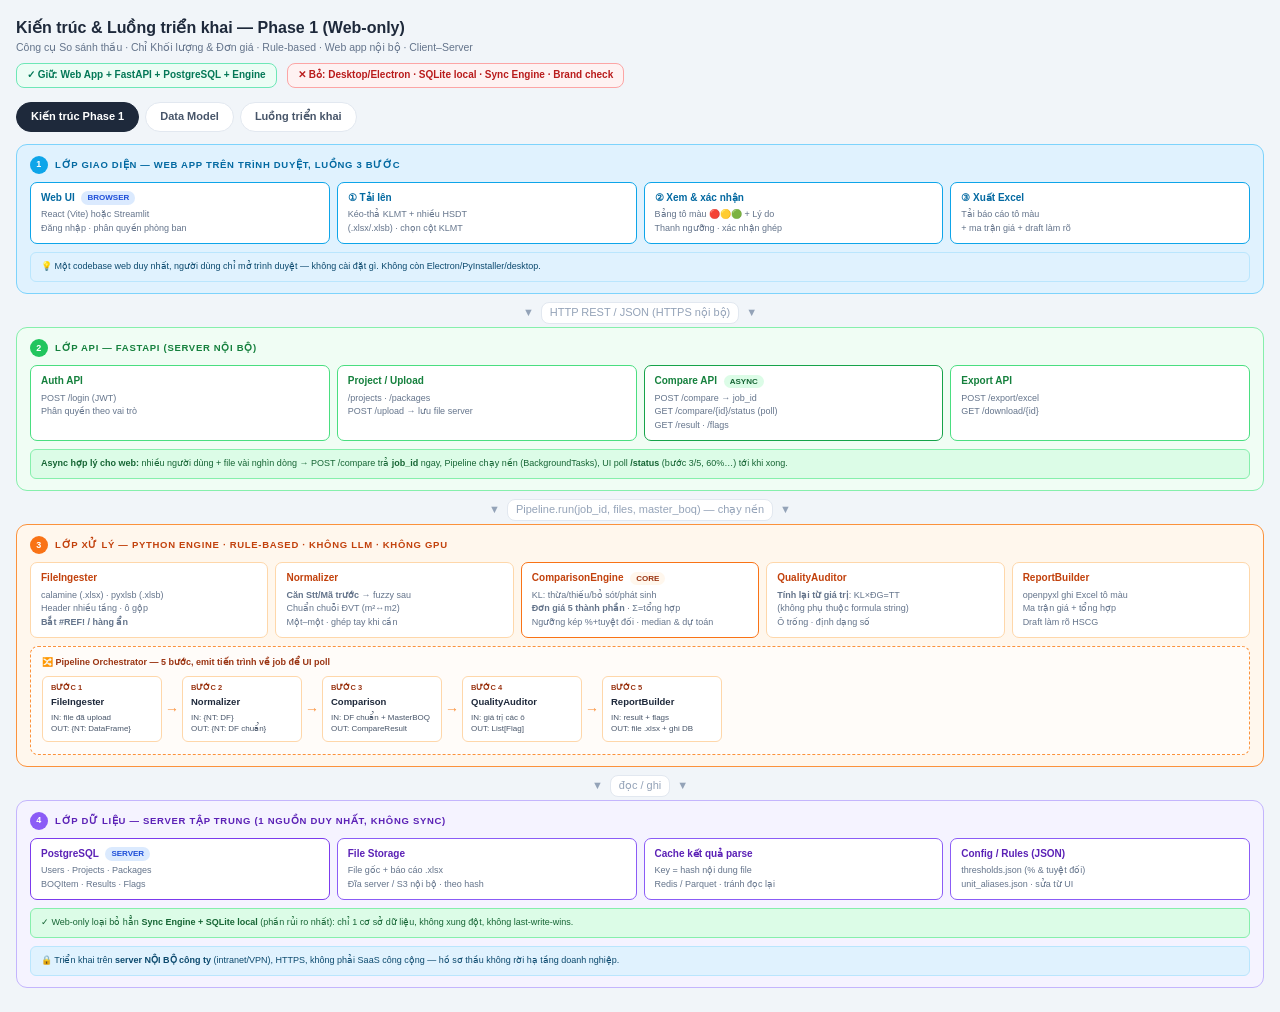
<file: Kien_Truc_Phase1.html>
<!DOCTYPE html>
<html lang="vi">
<head>
<meta charset="utf-8">
<meta name="viewport" content="width=device-width, initial-scale=1">
<title>Kiến trúc Phase 1 (Web-only) — So sánh thầu KL & Đơn giá</title>
<style>
*{box-sizing:border-box;margin:0;padding:0;font-family:Arial,Helvetica,sans-serif}
body{background:#f1f5f9;color:#1e293b;padding:16px;line-height:1.45}
.head-title{font-size:16px;font-weight:800}
.head-sub{font-size:10.5px;color:#64748b;margin-top:1px}
.scope{display:inline-block;margin-top:8px;background:#ecfdf5;border:1px solid #6ee7b7;color:#047857;font-size:10px;font-weight:700;padding:4px 10px;border-radius:8px}
.scope.cut{background:#fef2f2;border-color:#fca5a5;color:#b91c1c;margin-left:6px}

.tabs{display:flex;gap:6px;margin:14px 0 12px;flex-wrap:wrap}
.tab{padding:6px 14px;border-radius:20px;font-size:11px;font-weight:700;cursor:pointer;border:1.5px solid #e2e8f0;background:#fff;color:#475569;transition:.15s}
.tab.active{background:#1e293b;color:#fff;border-color:#1e293b}
.view{display:none}.view.active{display:block}

.layer{border-radius:11px;padding:11px 13px;margin-bottom:8px;border:1.5px solid}
.layer-label{font-size:9.5px;font-weight:700;text-transform:uppercase;letter-spacing:.7px;margin-bottom:8px;display:flex;align-items:center;gap:7px}
.layer-num{width:18px;height:18px;border-radius:50%;display:flex;align-items:center;justify-content:center;font-size:9px;font-weight:800;flex-shrink:0;color:#fff}
.boxes{display:flex;gap:7px;flex-wrap:wrap}
.box{border-radius:7px;padding:8px 10px;flex:1;min-width:120px;border:1.5px solid #e2e8f0;background:#fff}
.box-title{font-size:10px;font-weight:700;margin-bottom:3px}
.box-sub{font-size:9px;color:#64748b;line-height:1.5}
.badge{display:inline-block;padding:1px 6px;border-radius:8px;font-size:8px;font-weight:700;margin-left:4px;vertical-align:middle}
.b-core{background:#fff7ed;color:#9a3412}
.b-new{background:#ede9fe;color:#6d28d9}
.b-web{background:#dbeafe;color:#1d4ed8}
.b-async{background:#dcfce7;color:#166534}

.conn{text-align:center;margin:3px 0;display:flex;align-items:center;justify-content:center;gap:7px}
.conn span{color:#94a3b8;font-size:11px}
.conn-label{font-size:8.5px;color:#64748b;background:#fff;padding:2px 8px;border-radius:8px;border:1px solid #e2e8f0}

.pipeline-wrap{background:rgba(255,255,255,.65);border-radius:8px;padding:9px 11px;margin-top:8px;border:1.5px dashed #fb923c}
.pipeline-label{font-size:9px;font-weight:700;color:#9a3412;margin-bottom:7px}
.pipe-flow{display:flex;align-items:stretch;gap:0;overflow-x:auto;padding-bottom:3px}
.pstep{background:#fff;border:1.5px solid #fed7aa;border-radius:6px;padding:6px 8px;min-width:120px;flex-shrink:0}
.pstep-n{font-size:7.5px;font-weight:700;color:#9a3412}
.pstep-name{font-size:9.5px;font-weight:700;color:#1e293b;margin:1px 0 3px}
.pstep-io{font-size:8px;color:#475569;line-height:1.45}
.parr{display:flex;align-items:center;font-size:14px;color:#fb923c;margin:0 3px;flex-shrink:0}

.note{border-radius:6px;padding:7px 10px;margin-top:8px;font-size:9px;line-height:1.55}
.note-blue{background:#e0f2fe;color:#0c4a6e;border:1px solid #bae6fd}
.note-amber{background:#fffbeb;color:#92400e;border:1px solid #fde68a}
.note-green{background:#dcfce7;color:#166534;border:1px solid #86efac}

.dm-grid{display:grid;grid-template-columns:repeat(3,1fr);gap:8px}
.dm-card{background:#fff;border-radius:8px;padding:9px 11px;border:1.5px solid #e2e8f0}
.dm-card.hot{border-color:#a78bfa;background:#faf5ff}
.dm-card h3{font-size:10px;font-weight:700;margin-bottom:6px;padding-bottom:4px;border-bottom:1px solid #f1f5f9;display:flex;justify-content:space-between;align-items:center}
.field{font-size:9px;color:#475569;padding:1.5px 0}
.field b{color:#7c3aed}
.field .nw{color:#c026d3;font-weight:700}
.rel{font-size:8.5px;color:#0ea5e9;margin-top:4px}

.tl{display:flex;flex-direction:column;gap:8px}
.wk{display:flex;gap:10px;align-items:stretch}
.wk-tag{flex-shrink:0;width:62px;background:#1e293b;color:#fff;border-radius:7px;display:flex;flex-direction:column;align-items:center;justify-content:center;font-weight:800;font-size:11px;padding:6px 0}
.wk-tag small{font-size:7.5px;font-weight:600;opacity:.8}
.wk-body{flex:1;background:#fff;border:1.5px solid #e2e8f0;border-radius:7px;padding:8px 11px}
.wk-body h4{font-size:10.5px;font-weight:700;margin-bottom:3px}
.wk-body p{font-size:9px;color:#64748b;line-height:1.55}
.wk-out{display:inline-block;margin-top:5px;font-size:8px;font-weight:700;color:#047857;background:#ecfdf5;border:1px solid #a7f3d0;border-radius:6px;padding:2px 7px}

.legend{display:flex;gap:12px;flex-wrap:wrap;margin-top:10px;font-size:8.5px;color:#64748b}
.legend span{display:flex;align-items:center;gap:5px}
.dot{width:9px;height:9px;border-radius:50%;display:inline-block}
</style>
</head>
<body>

<div class="head-title">Kiến trúc &amp; Luồng triển khai — Phase 1 (Web-only)</div>
<div class="head-sub">Công cụ So sánh thầu · Chỉ Khối lượng &amp; Đơn giá · Rule-based · Web app nội bộ · Client–Server</div>
<div>
  <span class="scope">✓ Giữ: Web App + FastAPI + PostgreSQL + Engine</span>
  <span class="scope cut">✕ Bỏ: Desktop/Electron · SQLite local · Sync Engine · Brand check</span>
</div>

<div class="tabs">
  <div class="tab active" onclick="show('arch',this)">Kiến trúc Phase 1</div>
  <div class="tab" onclick="show('dm',this)">Data Model</div>
  <div class="tab" onclick="show('flow',this)">Luồng triển khai</div>
</div>

<!-- ============ ARCH ============ -->
<div class="view active" id="arch">

  <!-- L1 -->
  <div class="layer" style="background:#e0f2fe;border-color:#7dd3fc">
    <div class="layer-label" style="color:#0369a1"><div class="layer-num" style="background:#0ea5e9">1</div>Lớp giao diện — Web App trên trình duyệt, luồng 3 bước</div>
    <div class="boxes">
      <div class="box" style="border-color:#0ea5e9"><div class="box-title" style="color:#0369a1">Web UI <span class="badge b-web">BROWSER</span></div><div class="box-sub">React (Vite) hoặc Streamlit<br>Đăng nhập · phân quyền phòng ban</div></div>
      <div class="box" style="border-color:#0ea5e9"><div class="box-title" style="color:#0369a1">① Tải lên</div><div class="box-sub">Kéo-thả KLMT + nhiều HSDT<br>(.xlsx/.xlsb) · chọn cột KLMT</div></div>
      <div class="box" style="border-color:#0ea5e9"><div class="box-title" style="color:#0369a1">② Xem &amp; xác nhận</div><div class="box-sub">Bảng tô màu 🔴🟡🟢 + Lý do<br>Thanh ngưỡng · xác nhận ghép</div></div>
      <div class="box" style="border-color:#0ea5e9"><div class="box-title" style="color:#0369a1">③ Xuất Excel</div><div class="box-sub">Tải báo cáo tô màu<br>+ ma trận giá + draft làm rõ</div></div>
    </div>
    <div class="note note-blue">💡 Một codebase web duy nhất, người dùng chỉ mở trình duyệt — không cài đặt gì. Không còn Electron/PyInstaller/desktop.</div>
  </div>

  <div class="conn"><span>▼</span><span class="conn-label">HTTP REST / JSON (HTTPS nội bộ)</span><span>▼</span></div>

  <!-- L2 API -->
  <div class="layer" style="background:#f0fdf4;border-color:#86efac">
    <div class="layer-label" style="color:#15803d"><div class="layer-num" style="background:#22c55e">2</div>Lớp API — FastAPI (server nội bộ)</div>
    <div class="boxes">
      <div class="box" style="border-color:#4ade80"><div class="box-title" style="color:#15803d">Auth API</div><div class="box-sub">POST /login (JWT)<br>Phân quyền theo vai trò</div></div>
      <div class="box" style="border-color:#4ade80"><div class="box-title" style="color:#15803d">Project / Upload</div><div class="box-sub">/projects · /packages<br>POST /upload → lưu file server</div></div>
      <div class="box" style="border-color:#16a34a"><div class="box-title" style="color:#15803d">Compare API <span class="badge b-async">ASYNC</span></div><div class="box-sub">POST /compare → job_id<br>GET /compare/{id}/status (poll)<br>GET /result · /flags</div></div>
      <div class="box" style="border-color:#4ade80"><div class="box-title" style="color:#15803d">Export API</div><div class="box-sub">POST /export/excel<br>GET /download/{id}</div></div>
    </div>
    <div class="note note-green"><b>Async hợp lý cho web:</b> nhiều người dùng + file vài nghìn dòng → POST /compare trả <b>job_id</b> ngay, Pipeline chạy nền (BackgroundTasks), UI poll <b>/status</b> (bước 3/5, 60%…) tới khi xong.</div>
  </div>

  <div class="conn"><span>▼</span><span class="conn-label">Pipeline.run(job_id, files, master_boq) — chạy nền</span><span>▼</span></div>

  <!-- L3 PROCESSING -->
  <div class="layer" style="background:#fff7ed;border-color:#fb923c">
    <div class="layer-label" style="color:#c2410c"><div class="layer-num" style="background:#f97316">3</div>Lớp xử lý — Python Engine · Rule-based · Không LLM · Không GPU</div>
    <div class="boxes">
      <div class="box" style="border-color:#fed7aa"><div class="box-title" style="color:#c2410c">FileIngester</div><div class="box-sub">calamine (.xlsx) · pyxlsb (.xlsb)<br>Header nhiều tầng · ô gộp<br><b>Bắt #REF! / hàng ẩn</b></div></div>
      <div class="box" style="border-color:#fed7aa"><div class="box-title" style="color:#c2410c">Normalizer</div><div class="box-sub"><b>Căn Stt/Mã trước</b> → fuzzy sau<br>Chuẩn chuỗi ĐVT (m²↔m2)<br>Một–một · ghép tay khi cần</div></div>
      <div class="box" style="border-color:#f97316"><div class="box-title" style="color:#c2410c">ComparisonEngine <span class="badge b-core">CORE</span></div><div class="box-sub">KL: thừa/thiếu/bỏ sót/phát sinh<br><b>Đơn giá 5 thành phần</b> · Σ=tổng hợp<br>Ngưỡng kép %+tuyệt đối · median &amp; dự toán</div></div>
      <div class="box" style="border-color:#fed7aa"><div class="box-title" style="color:#c2410c">QualityAuditor</div><div class="box-sub"><b>Tính lại từ giá trị</b>: KL×ĐG=TT<br>(không phụ thuộc formula string)<br>Ô trống · định dạng số</div></div>
      <div class="box" style="border-color:#fed7aa"><div class="box-title" style="color:#c2410c">ReportBuilder</div><div class="box-sub">openpyxl ghi Excel tô màu<br>Ma trận giá + tổng hợp<br>Draft làm rõ HSCG</div></div>
    </div>

    <div class="pipeline-wrap">
      <div class="pipeline-label">🔀 Pipeline Orchestrator — 5 bước, emit tiến trình về job để UI poll</div>
      <div class="pipe-flow">
        <div class="pstep"><div class="pstep-n">BƯỚC 1</div><div class="pstep-name">FileIngester</div><div class="pstep-io">IN: file đã upload<br>OUT: {NT: DataFrame}</div></div>
        <div class="parr">→</div>
        <div class="pstep"><div class="pstep-n">BƯỚC 2</div><div class="pstep-name">Normalizer</div><div class="pstep-io">IN: {NT: DF}<br>OUT: {NT: DF chuẩn}</div></div>
        <div class="parr">→</div>
        <div class="pstep"><div class="pstep-n">BƯỚC 3</div><div class="pstep-name">Comparison</div><div class="pstep-io">IN: DF chuẩn + MasterBOQ<br>OUT: CompareResult</div></div>
        <div class="parr">→</div>
        <div class="pstep"><div class="pstep-n">BƯỚC 4</div><div class="pstep-name">QualityAuditor</div><div class="pstep-io">IN: giá trị các ô<br>OUT: List[Flag]</div></div>
        <div class="parr">→</div>
        <div class="pstep"><div class="pstep-n">BƯỚC 5</div><div class="pstep-name">ReportBuilder</div><div class="pstep-io">IN: result + flags<br>OUT: file .xlsx + ghi DB</div></div>
      </div>
    </div>
  </div>

  <div class="conn"><span>▼</span><span class="conn-label">đọc / ghi</span><span>▼</span></div>

  <!-- L4 DATA -->
  <div class="layer" style="background:#f5f3ff;border-color:#c4b5fd">
    <div class="layer-label" style="color:#5b21b6"><div class="layer-num" style="background:#8b5cf6">4</div>Lớp dữ liệu — Server tập trung (1 nguồn duy nhất, không sync)</div>
    <div class="boxes">
      <div class="box" style="border-color:#7c3aed"><div class="box-title" style="color:#5b21b6">PostgreSQL <span class="badge b-web">SERVER</span></div><div class="box-sub">Users · Projects · Packages<br>BOQItem · Results · Flags</div></div>
      <div class="box" style="border-color:#8b5cf6"><div class="box-title" style="color:#5b21b6">File Storage</div><div class="box-sub">File gốc + báo cáo .xlsx<br>Đĩa server / S3 nội bộ · theo hash</div></div>
      <div class="box" style="border-color:#8b5cf6"><div class="box-title" style="color:#5b21b6">Cache kết quả parse</div><div class="box-sub">Key = hash nội dung file<br>Redis / Parquet · tránh đọc lại</div></div>
      <div class="box" style="border-color:#8b5cf6"><div class="box-title" style="color:#5b21b6">Config / Rules (JSON)</div><div class="box-sub">thresholds.json (% &amp; tuyệt đối)<br>unit_aliases.json · sửa từ UI</div></div>
    </div>
    <div class="note note-green">✓ Web-only loại bỏ hẳn <b>Sync Engine + SQLite local</b> (phần rủi ro nhất): chỉ 1 cơ sở dữ liệu, không xung đột, không last-write-wins.</div>
    <div class="note note-blue">🔒 Triển khai trên <b>server NỘI BỘ công ty</b> (intranet/VPN), HTTPS, không phải SaaS công cộng — hồ sơ thầu không rời hạ tầng doanh nghiệp.</div>
  </div>

</div>

<!-- ============ DATA MODEL ============ -->
<div class="view" id="dm">
  <div class="note note-amber" style="margin-bottom:10px">⚙️ Trường <span class="nw" style="color:#c026d3;font-weight:700">màu hồng</span> = phần khớp dữ liệu thật (giá 5 thành phần, phân cấp dòng, nhiều phiên bản KLMT). Web-only thêm <b>User</b> cho đăng nhập; <b>file_key</b> trỏ tới File Storage trên server.</div>
  <div class="dm-grid">

    <div class="dm-card hot">
      <h3 style="color:#1d4ed8">👤 User <span class="badge b-web">WEB</span></h3>
      <div class="field"><b>id</b> UUID</div>
      <div class="field"><b>username</b> · <b>email</b></div>
      <div class="field"><b>role</b> chuyên viên|trưởng nhóm|admin</div>
      <div class="field"><b>password_hash</b></div>
      <div class="rel">↳ 1:N Project (owner)</div>
    </div>

    <div class="dm-card">
      <h3 style="color:#0369a1">📁 Project</h3>
      <div class="field"><b>id</b> UUID</div>
      <div class="field"><b>name</b> string</div>
      <div class="field"><b>owner_id</b> FK → User</div>
      <div class="field"><b>created_at</b> datetime</div>
      <div class="rel">↳ 1:N BiddingPackage</div>
    </div>

    <div class="dm-card">
      <h3 style="color:#15803d">📦 BiddingPackage</h3>
      <div class="field"><b>id</b> UUID · <b>project_id</b> FK</div>
      <div class="field"><b>name</b> "Gói 08 Cơ điện"</div>
      <div class="field"><b>status</b> draft|comparing|done</div>
      <div class="rel">↳ 1:1 MasterBOQ · 1:N ContractorBid</div>
    </div>

    <div class="dm-card hot">
      <h3 style="color:#c2410c">📋 MasterBOQ</h3>
      <div class="field"><b>id</b> · <b>package_id</b> FK</div>
      <div class="field nw">file_key (File Storage) · file_hash</div>
      <div class="field nw">qty_versions[] — "Lần 1","BIM","Lần 2"</div>
      <div class="field nw">active_qty_version — cột KLMT chuẩn</div>
      <div class="rel">↳ 1:N BOQItem</div>
    </div>

    <div class="dm-card">
      <h3 style="color:#0891b2">🏗 ContractorBid</h3>
      <div class="field"><b>id</b> · <b>package_id</b> FK</div>
      <div class="field"><b>contractor_name</b> string</div>
      <div class="field"><b>round</b> int <span style="color:#94a3b8">(vòng chào giá)</span></div>
      <div class="field nw">file_key · file_hash</div>
      <div class="rel">↳ 1:N BOQItem</div>
    </div>

    <div class="dm-card hot">
      <h3 style="color:#7c3aed">📊 BOQItem</h3>
      <div class="field"><b>id</b> · <b>source_id</b> FK (Master|Bid)</div>
      <div class="field nw">parent_id — phân cấp A→I→1→1.1</div>
      <div class="field nw">row_type — header | priced | component</div>
      <div class="field"><b>stt</b> "I.1" · <b>code</b> mã hiệu</div>
      <div class="field"><b>description</b> · <b>unit</b> (chuẩn hóa)</div>
      <div class="field"><b>quantity</b> float</div>
      <div class="field nw">p_vl_chinh · p_vl_phu · p_nc_may</div>
      <div class="field nw">p_quanly · p_loinhuan</div>
      <div class="field nw">unit_price_total — = Σ 5 thành phần</div>
      <div class="field"><b>total</b> float (KL×ĐG)</div>
      <div class="field"><b>brand</b> string|null <span style="color:#94a3b8">(lưu, chưa kiểm)</span></div>
    </div>

    <div class="dm-card hot">
      <h3 style="color:#dc2626">🚩 Flag</h3>
      <div class="field"><b>id</b> · <b>contractor_id</b> FK · <b>item_stt</b></div>
      <div class="field"><b>type</b>:</div>
      <div class="field" style="padding-left:8px">KL_DEVIATION · ITEM_MISSING</div>
      <div class="field" style="padding-left:8px">EXTRA_ITEM · PRICE_HIGH · PRICE_LOW</div>
      <div class="field nw" style="padding-left:8px">REF_ERROR · MISSING_DATA</div>
      <div class="field nw" style="padding-left:8px">ARITHMETIC_ERROR · UNIT_CHANGED</div>
      <div class="field nw" style="padding-left:8px">PRICE_COMPONENT_MISMATCH</div>
      <div class="field"><b>severity</b> HIGH|MED|LOW · <b>delta_pct</b></div>
      <div class="field"><b>delta_abs</b> · <b>message</b> · <b>resolved</b></div>
    </div>

  </div>
  <div class="legend">
    <span><span class="dot" style="background:#dc2626"></span>🔴 HIGH: #REF!, thiếu dữ liệu, sai số học, bỏ sót/phát sinh, lệch lớn (cả % &amp; tuyệt đối)</span>
    <span><span class="dot" style="background:#f59e0b"></span>🟡 MED: lệch giá vượt %, đổi ĐVT, tên lệch nhẹ</span>
    <span><span class="dot" style="background:#16a34a"></span>🟢 LOW: khớp trong ngưỡng</span>
  </div>
</div>

<!-- ============ FLOW ============ -->
<div class="view" id="flow">

  <div class="note note-blue" style="margin-bottom:12px">Hai luồng: (A) <b>luồng chạy thực tế</b> trên web (trình duyệt ↔ server); (B) <b>trình tự xây dựng</b> giai đoạn đầu.</div>

  <div style="font-size:11px;font-weight:800;color:#1e293b;margin:0 0 7px">A. Luồng chạy thực tế (web runtime)</div>
  <div class="pipe-flow" style="margin-bottom:16px">
    <div class="pstep" style="border-color:#7dd3fc;min-width:104px"><div class="pstep-n" style="color:#0369a1">TRÌNH DUYỆT</div><div class="pstep-name">Tải file lên</div><div class="pstep-io">KLMT + HSDT<br>chọn cột KLMT</div></div>
    <div class="parr">→</div>
    <div class="pstep" style="min-width:104px"><div class="pstep-n" style="color:#15803d">SERVER</div><div class="pstep-name">Đọc + vệ sinh</div><div class="pstep-io">parse, bắt #REF!,<br>ô trống</div></div>
    <div class="parr">→</div>
    <div class="pstep" style="min-width:104px"><div class="pstep-n" style="color:#15803d">SERVER</div><div class="pstep-name">Căn dòng</div><div class="pstep-io">Stt/Mã → fuzzy<br>gợi ý ghép</div></div>
    <div class="parr">→</div>
    <div class="pstep" style="border-color:#7dd3fc;min-width:104px"><div class="pstep-n" style="color:#0369a1">TRÌNH DUYỆT</div><div class="pstep-name">Xác nhận ghép</div><div class="pstep-io">duyệt dòng fuzzy<br>(chỉ khi cần)</div></div>
    <div class="parr">→</div>
    <div class="pstep" style="min-width:104px"><div class="pstep-n" style="color:#15803d">SERVER (job nền)</div><div class="pstep-name">So &amp; chấm cờ</div><div class="pstep-io">KL · giá 5 t/p<br>UI poll tiến trình</div></div>
    <div class="parr">→</div>
    <div class="pstep" style="border-color:#7dd3fc;min-width:104px"><div class="pstep-n" style="color:#0369a1">TRÌNH DUYỆT</div><div class="pstep-name">Duyệt &amp; tải</div><div class="pstep-io">xem 🔴🟡 · tải<br>Excel + làm rõ</div></div>
  </div>

  <div style="font-size:11px;font-weight:800;color:#1e293b;margin:0 0 8px">B. Trình tự xây dựng giai đoạn đầu (~6–7 tuần)</div>
  <div class="tl">
    <div class="wk"><div class="wk-tag">T1<small>Tuần 1</small></div><div class="wk-body"><h4>FileIngester + vệ sinh dữ liệu</h4><p>Đọc .xlsx/.xlsb, header nhiều tầng, ô gộp; bắt #REF! / ô trống / định dạng số.</p><span class="wk-out">✓ Bắt đủ 59 lỗi #REF! của bộ Hacom Mall</span></div></div>
    <div class="wk"><div class="wk-tag">T2<small>Tuần 2</small></div><div class="wk-body"><h4>Mô hình dữ liệu + Normalizer</h4><p>BOQItem (5 thành phần giá, parent_id, row_type); căn Stt/Mã, một–một, fuzzy fallback.</p><span class="wk-out">✓ Đã xong &amp; test trên dữ liệu thật</span></div></div>
    <div class="wk"><div class="wk-tag">T3<small>Tuần 3</small></div><div class="wk-body"><h4>ComparisonEngine + QualityAuditor</h4><p>So KL (thừa/thiếu/bỏ sót/phát sinh); giá 5 t/p + Σ=tổng hợp; ngưỡng kép + dự toán; tính lại KL×ĐG=TT.</p><span class="wk-out">✓ Không báo nhiễu dòng cấu thành</span></div></div>
    <div class="wk"><div class="wk-tag">T4<small>Tuần 4</small></div><div class="wk-body"><h4>FastAPI + PostgreSQL + Auth</h4><p>REST: upload, compare (async job + poll), export; SQLAlchemy + Alembic; đăng nhập JWT, phân quyền.</p><span class="wk-out">✓ Backend web chạy được, có docs /openapi</span></div></div>
    <div class="wk"><div class="wk-tag">T5<small>Tuần 5</small></div><div class="wk-body"><h4>Web UI 3 bước + xuất Excel</h4><p>React (Vite) hoặc Streamlit phục vụ qua trình duyệt; bảng tô màu + Lý do; poll tiến trình; tải báo cáo.</p><span class="wk-out">✓ Người dùng dùng thử end-to-end trên web</span></div></div>
    <div class="wk"><div class="wk-tag">T6<small>Tuần 6</small></div><div class="wk-body"><h4>So chéo nhiều nhà thầu + ma trận giá</h4><p>Ghép 4 nhà thầu theo từng hệ, median + MAD/Robust Z-score, sheet thiếu &amp; ngoài danh mục.</p><span class="wk-out">✓ Tái tạo file tổng hợp V2 tự động</span></div></div>
    <div class="wk"><div class="wk-tag">T7<small>Tuần 7</small></div><div class="wk-body"><h4>Đóng gói &amp; triển khai nội bộ</h4><p>Docker Compose (web + API + PostgreSQL) · Nginx reverse proxy + HTTPS · deploy server intranet · nghiệm thu.</p><span class="wk-out">✓ Khớp định tính kết quả làm tay</span></div></div>
  </div>

</div>

<script>
function show(id,el){
  document.querySelectorAll('.view').forEach(v=>v.classList.remove('active'));
  document.querySelectorAll('.tab').forEach(t=>t.classList.remove('active'));
  document.getElementById(id).classList.add('active');
  el.classList.add('active');
}
</script>
</body>
</html>
</file>
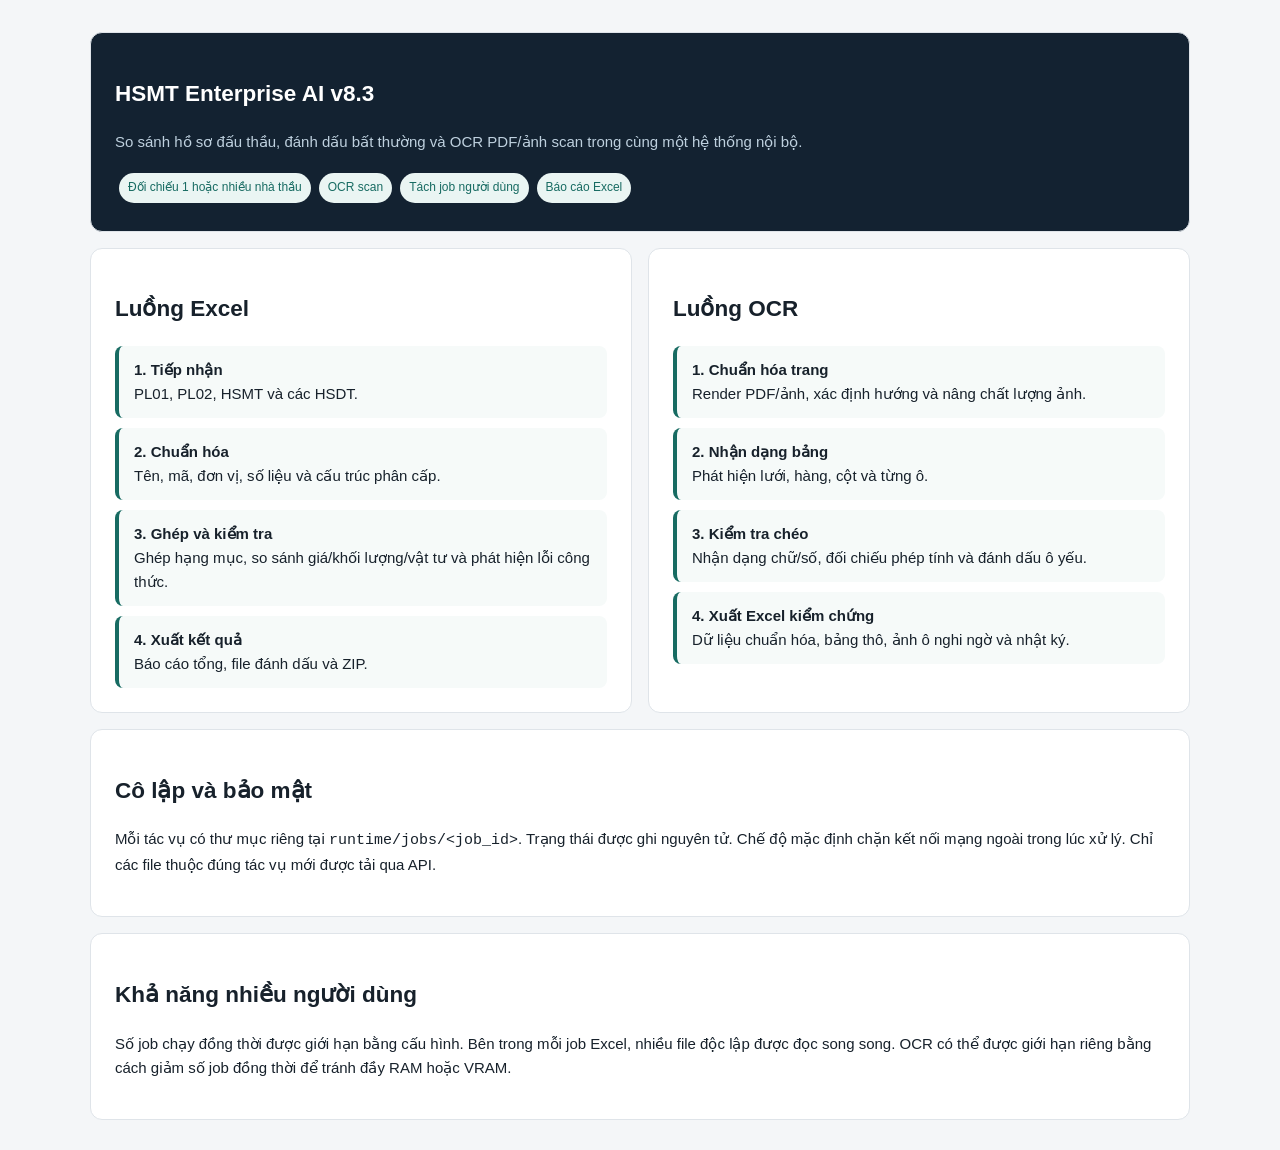
<file: docs/Kien_Truc_Phase1_Standalone.html>
<!doctype html>
<html lang="vi"><head><meta charset="utf-8"><meta name="viewport" content="width=device-width,initial-scale=1"><title>Kiến trúc HSMT Enterprise AI v8.3</title><style>body{margin:0;background:#f4f6f8;color:#17212b;font:15px/1.6 Arial,sans-serif}.page{max-width:1100px;margin:32px auto;padding:0 20px}.hero,.box{background:#fff;border:1px solid #dfe4e9;border-radius:12px;padding:24px;margin-bottom:16px}.hero{background:#132231;color:#fff}.hero p{color:#bed0de}.grid{display:grid;grid-template-columns:1fr 1fr;gap:16px}.flow{display:grid;gap:10px}.step{border-left:4px solid #176b62;background:#f6faf9;padding:12px 15px;border-radius:8px}.tag{display:inline-block;background:#eaf5f3;color:#176b62;border-radius:999px;padding:5px 9px;margin:4px;font-size:12px}@media(max-width:700px){.grid{grid-template-columns:1fr}}</style></head><body><main class="page"><section class="hero"><h1>HSMT Enterprise AI v8.3</h1><p>So sánh hồ sơ đấu thầu, đánh dấu bất thường và OCR PDF/ảnh scan trong cùng một hệ thống nội bộ.</p><span class="tag">Đối chiếu 1 hoặc nhiều nhà thầu</span><span class="tag">OCR scan</span><span class="tag">Tách job người dùng</span><span class="tag">Báo cáo Excel</span></section><section class="grid"><div class="box"><h2>Luồng Excel</h2><div class="flow"><div class="step"><b>1. Tiếp nhận</b><br>PL01, PL02, HSMT và các HSDT.</div><div class="step"><b>2. Chuẩn hóa</b><br>Tên, mã, đơn vị, số liệu và cấu trúc phân cấp.</div><div class="step"><b>3. Ghép và kiểm tra</b><br>Ghép hạng mục, so sánh giá/khối lượng/vật tư và phát hiện lỗi công thức.</div><div class="step"><b>4. Xuất kết quả</b><br>Báo cáo tổng, file đánh dấu và ZIP.</div></div></div><div class="box"><h2>Luồng OCR</h2><div class="flow"><div class="step"><b>1. Chuẩn hóa trang</b><br>Render PDF/ảnh, xác định hướng và nâng chất lượng ảnh.</div><div class="step"><b>2. Nhận dạng bảng</b><br>Phát hiện lưới, hàng, cột và từng ô.</div><div class="step"><b>3. Kiểm tra chéo</b><br>Nhận dạng chữ/số, đối chiếu phép tính và đánh dấu ô yếu.</div><div class="step"><b>4. Xuất Excel kiểm chứng</b><br>Dữ liệu chuẩn hóa, bảng thô, ảnh ô nghi ngờ và nhật ký.</div></div></div></section><section class="box"><h2>Cô lập và bảo mật</h2><p>Mỗi tác vụ có thư mục riêng tại <code>runtime/jobs/&lt;job_id&gt;</code>. Trạng thái được ghi nguyên tử. Chế độ mặc định chặn kết nối mạng ngoài trong lúc xử lý. Chỉ các file thuộc đúng tác vụ mới được tải qua API.</p></section><section class="box"><h2>Khả năng nhiều người dùng</h2><p>Số job chạy đồng thời được giới hạn bằng cấu hình. Bên trong mỗi job Excel, nhiều file độc lập được đọc song song. OCR có thể được giới hạn riêng bằng cách giảm số job đồng thời để tránh đầy RAM hoặc VRAM.</p></section></main></body></html>
</file>
